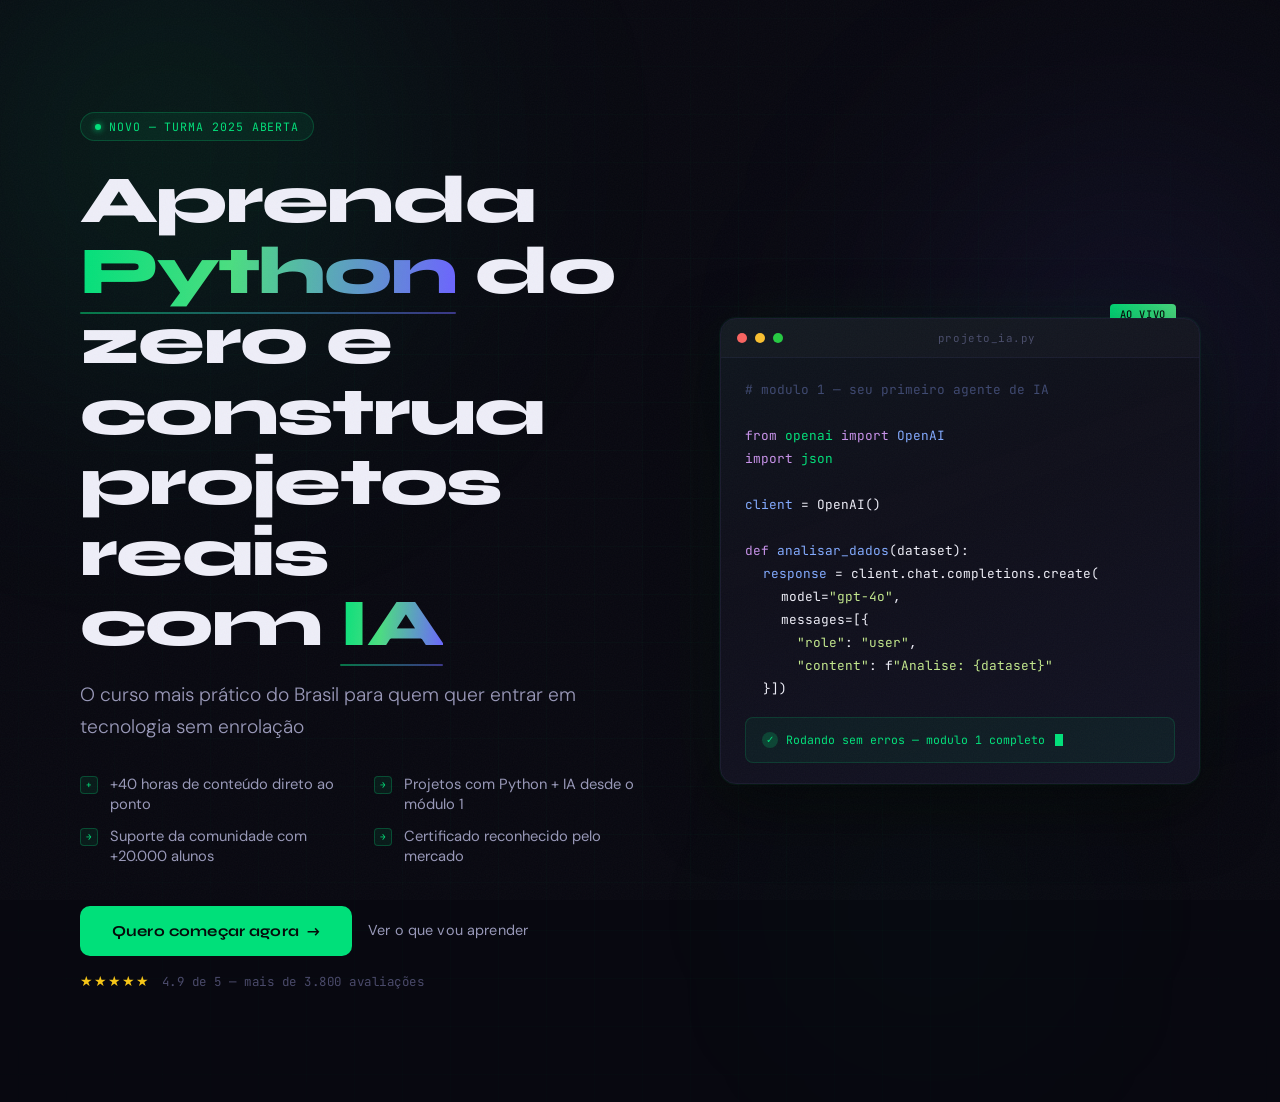
<file: parte-2/index.html>
<!DOCTYPE html>
<html lang="pt-BR">
<head>
<meta charset="UTF-8"/>
<meta name="viewport" content="width=device-width, initial-scale=1.0"/>
<title>Python + IA — Aprenda do Zero</title>
<link rel="preconnect" href="https://fonts.googleapis.com"/>
<link rel="preconnect" href="https://fonts.gstatic.com" crossorigin/>
<link href="https://fonts.googleapis.com/css2?family=Syne:wght@600;700;800&family=DM+Sans:ital,opsz,wght@0,9..40,300;0,9..40,400;0,9..40,500;1,9..40,300&family=JetBrains+Mono:wght@400;500&display=swap" rel="stylesheet"/>
<style>
  *, *::before, *::after { box-sizing: border-box; margin: 0; padding: 0; }

  :root {
    --bg:          #080810;
    --bg-card:     #0f0f1a;
    --bg-border:   #1a1a2e;
    --em:          #00e07a;
    --em-dim:      #00b35f;
    --indigo:      #6c63ff;
    --indigo-dim:  #3d38a0;
    --text-hi:     #eeeef8;
    --text-mid:    #9898b8;
    --text-lo:     #4a4a6a;
    --mono:        'JetBrains Mono', monospace;
    --display:     'Syne', sans-serif;
    --body:        'DM Sans', sans-serif;
    --grid:        8px;
  }

  html { scroll-behavior: smooth; }

  body {
    background: var(--bg);
    color: var(--text-hi);
    font-family: var(--body);
    min-height: 100vh;
    overflow-x: hidden;
    -webkit-font-smoothing: antialiased;
  }

  /* ── NOISE TEXTURE ── */
  body::before {
    content: '';
    position: fixed;
    inset: 0;
    background-image: url("data:image/svg+xml,%3Csvg xmlns='http://www.w3.org/2000/svg' width='300' height='300'%3E%3Cfilter id='n'%3E%3CfeTurbulence type='fractalNoise' baseFrequency='0.75' numOctaves='4' stitchTiles='stitch'/%3E%3C/filter%3E%3Crect width='300' height='300' filter='url(%23n)' opacity='0.035'/%3E%3C/svg%3E");
    pointer-events: none;
    z-index: 999;
    opacity: 1;
  }

  /* ── AMBIENT GLOW ORBS ── */
  .glow-orb {
    position: absolute;
    border-radius: 50%;
    filter: blur(120px);
    pointer-events: none;
  }
  .glow-orb--em {
    width: 520px; height: 520px;
    background: radial-gradient(circle, rgba(0,224,122,0.13) 0%, transparent 70%);
    top: -120px; left: -80px;
    animation: orbPulse 9s ease-in-out infinite alternate;
  }
  .glow-orb--indigo {
    width: 460px; height: 460px;
    background: radial-gradient(circle, rgba(108,99,255,0.12) 0%, transparent 70%);
    top: 60px; right: -100px;
    animation: orbPulse 12s ease-in-out infinite alternate-reverse;
  }
  .glow-orb--em2 {
    width: 300px; height: 300px;
    background: radial-gradient(circle, rgba(0,224,122,0.07) 0%, transparent 70%);
    bottom: 40px; right: 200px;
    animation: orbPulse 15s ease-in-out infinite alternate;
  }

  @keyframes orbPulse {
    0%   { opacity: 0.6; transform: scale(1); }
    100% { opacity: 1;   transform: scale(1.18); }
  }

  /* ── LAYOUT ── */
  .hero {
    position: relative;
    min-height: 100vh;
    display: flex;
    align-items: center;
    overflow: hidden;
  }

  .hero__inner {
    position: relative;
    z-index: 10;
    width: 100%;
    max-width: 1320px;
    margin: 0 auto;
    padding: calc(var(--grid)*10) calc(var(--grid)*3);
    display: grid;
    grid-template-columns: 1fr;
    gap: calc(var(--grid)*7);
    align-items: center;
  }

  /* ── BADGE ── */
  .badge {
    display: inline-flex;
    align-items: center;
    gap: calc(var(--grid)*1);
    background: rgba(0,224,122,0.07);
    border: 1px solid rgba(0,224,122,0.22);
    border-radius: 99px;
    padding: calc(var(--grid)*0.75) calc(var(--grid)*1.75);
    font-family: var(--mono);
    font-size: 0.72rem;
    letter-spacing: 0.08em;
    color: var(--em);
    text-transform: uppercase;
    margin-bottom: calc(var(--grid)*3);
    animation: fadeUp 0.6s cubic-bezier(.2,.8,.4,1) both;
    animation-delay: 0.05s;
  }
  .badge__dot {
    width: 6px; height: 6px;
    border-radius: 50%;
    background: var(--em);
    box-shadow: 0 0 6px var(--em);
    animation: dotBlink 2s ease-in-out infinite;
  }
  @keyframes dotBlink {
    0%,100% { opacity: 1; } 50% { opacity: 0.3; }
  }

  /* ── HEADLINE ── */
  .headline {
    font-family: var(--display);
    font-weight: 800;
    font-size: clamp(2.1rem, 7vw, 4.2rem);
    line-height: 1.05;
    letter-spacing: -0.025em;
    color: var(--text-hi);
    animation: fadeUp 0.7s cubic-bezier(.2,.8,.4,1) both;
    animation-delay: 0.15s;
    max-width: 680px;
  }

  .headline__accent {
    position: relative;
    display: inline;
    background: linear-gradient(95deg, #00e07a 0%, #4ade80 40%, #6c63ff 100%);
    -webkit-background-clip: text;
    -webkit-text-fill-color: transparent;
    background-clip: text;
  }

  .headline__accent::after {
    content: '';
    position: absolute;
    bottom: -3px; left: 0; right: 0;
    height: 2px;
    background: linear-gradient(90deg, #00e07a, #6c63ff);
    border-radius: 2px;
    opacity: 0.5;
  }

  /* ── SUBHEADLINE ── */
  .subheadline {
    font-family: var(--body);
    font-weight: 300;
    font-size: clamp(1rem, 2.2vw, 1.2rem);
    line-height: 1.65;
    color: var(--text-mid);
    max-width: 520px;
    margin-top: calc(var(--grid)*2.5);
    animation: fadeUp 0.7s cubic-bezier(.2,.8,.4,1) both;
    animation-delay: 0.3s;
  }

  /* ── BULLETS ── */
  .bullets {
    display: grid;
    grid-template-columns: 1fr;
    gap: calc(var(--grid)*1.5);
    margin-top: calc(var(--grid)*4);
    list-style: none;
  }

  .bullets__item {
    display: flex;
    align-items: flex-start;
    gap: calc(var(--grid)*1.5);
    font-size: 0.92rem;
    color: var(--text-mid);
    font-weight: 400;
    animation: fadeUp 0.6s cubic-bezier(.2,.8,.4,1) both;
  }
  .bullets__item:nth-child(1) { animation-delay: 0.42s; }
  .bullets__item:nth-child(2) { animation-delay: 0.50s; }
  .bullets__item:nth-child(3) { animation-delay: 0.58s; }
  .bullets__item:nth-child(4) { animation-delay: 0.66s; }

  .bullets__marker {
    flex-shrink: 0;
    margin-top: 2px;
    width: 18px; height: 18px;
    border-radius: 4px;
    background: rgba(0,224,122,0.08);
    border: 1px solid rgba(0,224,122,0.25);
    display: flex;
    align-items: center;
    justify-content: center;
    font-family: var(--mono);
    font-size: 0.58rem;
    color: var(--em);
  }

  /* ── CTAs ── */
  .ctas {
    display: flex;
    flex-direction: column;
    align-items: flex-start;
    gap: calc(var(--grid)*2);
    margin-top: calc(var(--grid)*5);
    animation: fadeUp 0.7s cubic-bezier(.2,.8,.4,1) both;
    animation-delay: 0.78s;
  }

  .cta-row {
    display: flex;
    flex-wrap: wrap;
    align-items: center;
    gap: calc(var(--grid)*2);
  }

  .btn-primary {
    position: relative;
    display: inline-flex;
    align-items: center;
    gap: calc(var(--grid)*1);
    padding: calc(var(--grid)*2) calc(var(--grid)*4);
    background: var(--em);
    color: #050a0a;
    font-family: var(--display);
    font-weight: 700;
    font-size: 0.95rem;
    letter-spacing: 0.01em;
    border: none;
    border-radius: 10px;
    cursor: pointer;
    text-decoration: none;
    transition: transform 0.22s cubic-bezier(.2,.8,.4,1), box-shadow 0.22s ease;
    box-shadow: 0 0 0 0 rgba(0,224,122,0);
    white-space: nowrap;
  }
  .btn-primary::before {
    content: '';
    position: absolute;
    inset: -1px;
    border-radius: 11px;
    background: linear-gradient(135deg, rgba(0,224,122,0.4), rgba(108,99,255,0.3));
    opacity: 0;
    transition: opacity 0.22s ease;
    z-index: -1;
  }
  .btn-primary:hover {
    transform: translateY(-2px) scale(1.03);
    box-shadow: 0 0 28px rgba(0,224,122,0.45), 0 8px 32px rgba(0,0,0,0.4);
  }
  .btn-primary:hover::before { opacity: 1; }
  .btn-primary:active { transform: translateY(0) scale(0.98); }

  .btn-arrow {
    display: inline-block;
    transition: transform 0.2s ease;
  }
  .btn-primary:hover .btn-arrow { transform: translateX(3px); }

  .btn-secondary {
    display: inline-flex;
    align-items: center;
    gap: 6px;
    font-family: var(--body);
    font-weight: 400;
    font-size: 0.9rem;
    color: var(--text-mid);
    text-decoration: none;
    cursor: pointer;
    border: none;
    background: none;
    position: relative;
    padding-bottom: 2px;
    letter-spacing: 0.01em;
    transition: color 0.2s ease;
  }
  .btn-secondary::after {
    content: '';
    position: absolute;
    bottom: 0; left: 0;
    width: 0; height: 1px;
    background: var(--em);
    transition: width 0.3s cubic-bezier(.2,.8,.4,1);
  }
  .btn-secondary:hover { color: var(--em); }
  .btn-secondary:hover::after { width: 100%; }

  .social-proof {
    display: flex;
    align-items: center;
    gap: calc(var(--grid)*1.5);
    font-size: 0.78rem;
    color: var(--text-lo);
    font-family: var(--mono);
    letter-spacing: 0.04em;
  }
  .social-proof__stars {
    color: #f5c518;
    letter-spacing: 1px;
    font-size: 0.85rem;
  }

  /* ── TERMINAL CARD ── */
  .terminal-wrap {
    display: none;
    position: relative;
    animation: fadeUp 0.9s cubic-bezier(.2,.8,.4,1) both;
    animation-delay: 0.25s;
  }

  .terminal {
    background: var(--bg-card);
    border: 1px solid var(--bg-border);
    border-radius: 16px;
    overflow: hidden;
    font-family: var(--mono);
    font-size: 0.8rem;
    box-shadow:
      0 0 0 1px rgba(0,224,122,0.06),
      0 24px 64px rgba(0,0,0,0.6),
      0 0 80px rgba(0,224,122,0.06);
    position: relative;
  }

  .terminal::before {
    content: '';
    position: absolute;
    inset: 0;
    background: linear-gradient(160deg, rgba(0,224,122,0.03) 0%, transparent 40%, rgba(108,99,255,0.04) 100%);
    pointer-events: none;
    z-index: 1;
  }

  .terminal__bar {
    padding: calc(var(--grid)*1.5) calc(var(--grid)*2);
    border-bottom: 1px solid var(--bg-border);
    display: flex;
    align-items: center;
    gap: calc(var(--grid)*1);
    background: rgba(255,255,255,0.02);
  }
  .terminal__dot {
    width: 10px; height: 10px; border-radius: 50%;
  }
  .terminal__dot--r { background: #ff5f5f; }
  .terminal__dot--y { background: #ffbe2e; }
  .terminal__dot--g { background: #26c940; }

  .terminal__label {
    margin-left: auto;
    margin-right: auto;
    font-size: 0.68rem;
    color: var(--text-lo);
    letter-spacing: 0.05em;
  }

  .terminal__body {
    padding: calc(var(--grid)*2.5) calc(var(--grid)*3);
    line-height: 1.8;
    position: relative;
    z-index: 2;
  }

  .t-comment { color: #3d4870; }
  .t-keyword { color: #c792ea; }
  .t-fn      { color: #82aaff; }
  .t-string  { color: #c3e88d; }
  .t-em      { color: var(--em); }
  .t-num     { color: #f78c6c; }
  .t-white   { color: var(--text-hi); }
  .t-indent  { display: block; padding-left: 1.4em; }
  .t-indent2 { display: block; padding-left: 2.8em; }
  .t-muted   { color: var(--text-mid); }

  .cursor-blink {
    display: inline-block;
    width: 8px; height: 1em;
    background: var(--em);
    vertical-align: text-bottom;
    animation: cursorBlink 1.1s step-end infinite;
    margin-left: 2px;
  }
  @keyframes cursorBlink {
    0%,100% { opacity: 1; } 50% { opacity: 0; }
  }

  /* line-by-line reveal */
  .terminal__body .line {
    display: block;
    overflow: hidden;
    opacity: 0;
    animation: lineReveal 0.4s ease forwards;
  }
  .line:nth-child(1)  { animation-delay: 0.8s; }
  .line:nth-child(2)  { animation-delay: 1.0s; }
  .line:nth-child(3)  { animation-delay: 1.2s; }
  .line:nth-child(4)  { animation-delay: 1.4s; }
  .line:nth-child(5)  { animation-delay: 1.6s; }
  .line:nth-child(6)  { animation-delay: 1.8s; }
  .line:nth-child(7)  { animation-delay: 2.0s; }
  .line:nth-child(8)  { animation-delay: 2.2s; }
  .line:nth-child(9)  { animation-delay: 2.4s; }
  .line:nth-child(10) { animation-delay: 2.6s; }
  .line:nth-child(11) { animation-delay: 2.8s; }
  .line:nth-child(12) { animation-delay: 3.0s; }
  .line:nth-child(13) { animation-delay: 3.2s; }
  .line:nth-child(14) { animation-delay: 3.4s; }

  @keyframes lineReveal {
    from { opacity: 0; transform: translateY(4px); }
    to   { opacity: 1; transform: translateY(0); }
  }

  /* output badge inside terminal */
  .terminal__output {
    margin-top: calc(var(--grid)*2);
    padding: calc(var(--grid)*1.5) calc(var(--grid)*2);
    background: rgba(0,224,122,0.06);
    border: 1px solid rgba(0,224,122,0.15);
    border-radius: 8px;
    font-size: 0.72rem;
    color: var(--em);
    display: flex;
    align-items: center;
    gap: calc(var(--grid)*1);
    opacity: 0;
    animation: lineReveal 0.5s ease forwards;
    animation-delay: 3.7s;
  }
  .terminal__output-icon {
    width: 16px; height: 16px;
    border-radius: 50%;
    background: rgba(0,224,122,0.2);
    display: flex;
    align-items: center;
    justify-content: center;
    font-size: 0.6rem;
    flex-shrink: 0;
  }

  /* floating label on terminal */
  .terminal__floatlabel {
    position: absolute;
    top: -14px; right: 24px;
    background: linear-gradient(90deg, var(--em), #4ade80);
    color: #050a0a;
    font-family: var(--mono);
    font-size: 0.65rem;
    font-weight: 500;
    letter-spacing: 0.06em;
    padding: 3px 10px;
    border-radius: 4px 4px 0 0;
    text-transform: uppercase;
  }

  /* grid lines decorative */
  .grid-deco {
    position: absolute;
    inset: -30px;
    background-image:
      linear-gradient(rgba(0,224,122,0.025) 1px, transparent 1px),
      linear-gradient(90deg, rgba(0,224,122,0.025) 1px, transparent 1px);
    background-size: 48px 48px;
    pointer-events: none;
    mask-image: radial-gradient(ellipse 80% 80% at 50% 50%, black 30%, transparent 100%);
    z-index: 0;
  }

  /* ── KEYFRAMES ── */
  @keyframes fadeUp {
    from { opacity: 0; transform: translateY(20px); }
    to   { opacity: 1; transform: translateY(0); }
  }

  /* ── RESPONSIVE ── */
  @media (min-width: 640px) {
    .bullets {
      grid-template-columns: 1fr 1fr;
    }
    .cta-row {
      flex-direction: row;
    }
    .hero__inner {
      padding: calc(var(--grid)*12) calc(var(--grid)*5);
    }
  }

  @media (min-width: 1024px) {
    .hero__inner {
      grid-template-columns: 1fr 480px;
      gap: calc(var(--grid)*8);
      padding: calc(var(--grid)*10) calc(var(--grid)*8);
    }
    .terminal-wrap {
      display: block;
    }
    .glow-orb--em {
      width: 700px; height: 700px;
      top: -200px; left: -180px;
    }
    .glow-orb--indigo {
      width: 600px; height: 600px;
      top: 50px; right: -150px;
    }
  }

  @media (min-width: 1280px) {
    .hero__inner {
      padding: calc(var(--grid)*14) calc(var(--grid)*10);
    }
  }

  /* scrollbar */
  ::-webkit-scrollbar { width: 6px; }
  ::-webkit-scrollbar-track { background: var(--bg); }
  ::-webkit-scrollbar-thumb { background: var(--bg-border); border-radius: 3px; }
</style>
</head>
<body>

<section class="hero">
  <!-- ambient glows -->
  <div class="glow-orb glow-orb--em" aria-hidden="true"></div>
  <div class="glow-orb glow-orb--indigo" aria-hidden="true"></div>
  <div class="glow-orb glow-orb--em2" aria-hidden="true"></div>

  <!-- decorative grid -->
  <div class="grid-deco" aria-hidden="true"></div>

  <div class="hero__inner">

    <!-- ── LEFT COLUMN ── -->
    <div class="hero__content">

      <div class="badge" aria-label="Novo">
        <span class="badge__dot" aria-hidden="true"></span>
        Novo &mdash; Turma 2025 aberta
      </div>

      <h1 class="headline">
        Aprenda <span class="headline__accent">Python</span> do zero e construa projetos reais com&nbsp;<span class="headline__accent">IA</span>
      </h1>

      <p class="subheadline">
        O curso mais prático do Brasil para quem quer entrar em tecnologia sem enrolação
      </p>

      <ul class="bullets" role="list" aria-label="O que voce vai encontrar">
        <li class="bullets__item">
          <span class="bullets__marker" aria-hidden="true">+</span>
          <span>+40 horas de conteúdo direto ao ponto</span>
        </li>
        <li class="bullets__item">
          <span class="bullets__marker" aria-hidden="true">&rarr;</span>
          <span>Projetos com Python + IA desde o módulo 1</span>
        </li>
        <li class="bullets__item">
          <span class="bullets__marker" aria-hidden="true">&rarr;</span>
          <span>Suporte da comunidade com +20.000 alunos</span>
        </li>
        <li class="bullets__item">
          <span class="bullets__marker" aria-hidden="true">&rarr;</span>
          <span>Certificado reconhecido pelo mercado</span>
        </li>
      </ul>

      <div class="ctas">
        <div class="cta-row">
          <a href="#" class="btn-primary" aria-label="Quero começar agora">
            Quero começar agora
            <span class="btn-arrow" aria-hidden="true">&rarr;</span>
          </a>
          <a href="#" class="btn-secondary" aria-label="Ver o que vou aprender">
            Ver o que vou aprender
          </a>
        </div>
        <div class="social-proof" aria-label="Avaliação dos alunos">
          <span class="social-proof__stars" aria-label="5 estrelas">&#9733;&#9733;&#9733;&#9733;&#9733;</span>
          <span>4.9 de 5 &mdash; mais de 3.800 avaliações</span>
        </div>
      </div>
    </div>

    <!-- ── RIGHT COLUMN: TERMINAL ── -->
    <div class="terminal-wrap" aria-hidden="true">
      <div class="terminal__floatlabel">ao vivo</div>
      <div class="terminal" role="img" aria-label="Exemplo de código Python com IA">
        <div class="terminal__bar">
          <span class="terminal__dot terminal__dot--r"></span>
          <span class="terminal__dot terminal__dot--y"></span>
          <span class="terminal__dot terminal__dot--g"></span>
          <span class="terminal__label">projeto_ia.py</span>
        </div>
        <div class="terminal__body">
          <span class="line"><span class="t-comment"># modulo 1 — seu primeiro agente de IA</span></span>
          <span class="line">&nbsp;</span>
          <span class="line"><span class="t-keyword">from</span> <span class="t-em">openai</span> <span class="t-keyword">import</span> <span class="t-fn">OpenAI</span></span>
          <span class="line"><span class="t-keyword">import</span> <span class="t-em">json</span></span>
          <span class="line">&nbsp;</span>
          <span class="line"><span class="t-fn">client</span> <span class="t-white">= OpenAI()</span></span>
          <span class="line">&nbsp;</span>
          <span class="line"><span class="t-keyword">def</span> <span class="t-fn">analisar_dados</span><span class="t-white">(dataset):</span></span>
          <span class="line t-indent"><span class="t-fn">response</span> <span class="t-white">= client.chat.completions.create(</span></span>
          <span class="line t-indent2"><span class="t-white">model=</span><span class="t-string">"gpt-4o"</span><span class="t-white">,</span></span>
          <span class="line t-indent2"><span class="t-white">messages=[{</span></span>
          <span class="line t-indent2">&nbsp;&nbsp;<span class="t-string">"role"</span><span class="t-white">: </span><span class="t-string">"user"</span><span class="t-white">,</span></span>
          <span class="line t-indent2">&nbsp;&nbsp;<span class="t-string">"content"</span><span class="t-white">: f</span><span class="t-string">"Analise: {dataset}"</span></span>
          <span class="line t-indent"><span class="t-white">}])</span></span>
          <div class="terminal__output">
            <span class="terminal__output-icon">&#10003;</span>
            <span>Rodando sem erros &mdash; modulo 1 completo</span>
            <span class="cursor-blink"></span>
          </div>
        </div>
      </div>
    </div>

  </div>
</section>

</body>
</html>
</file>
